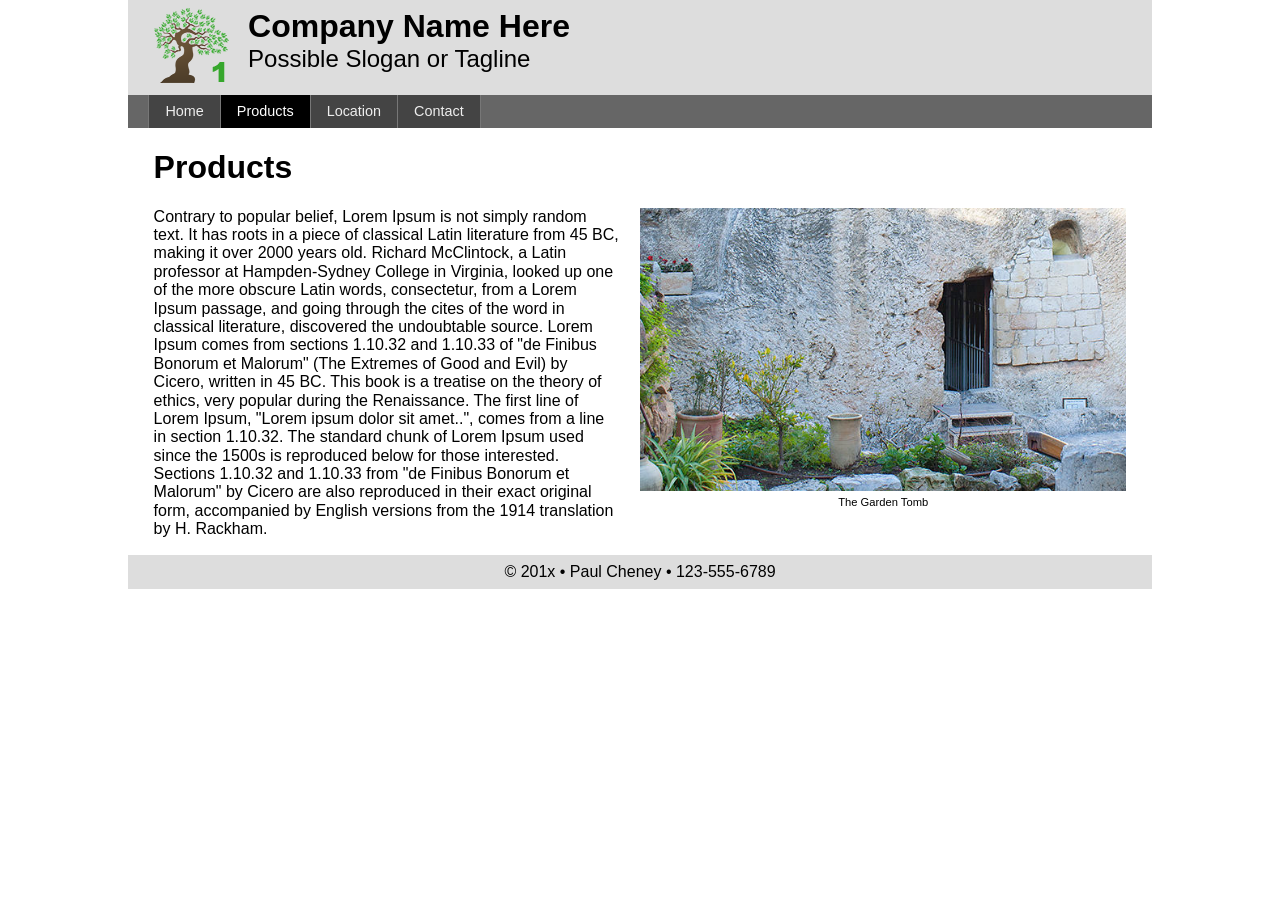
<file: start/index.html>
<!doctype html>
<html lang="en">
<head>
<meta charset="utf-8">
<meta name="description" content="Fill Me In">
<meta name="author" content="John Doe">

<!-- This start file was build by Paul Cheney  -->
<title>HTML5 Start Site by Paul Cheney</title>

<!-- TELLS PHONES NOT TO LIE ABOUT THEIR WIDTH & stops the font from enlarging when a phone is turned sideways-->
<meta name="viewport" content="width=device-width, initial-scale=1, maximum-scale=1">




<!-- STYLE SHEETS -->
<link href="css/normalize.css" rel="stylesheet">
<!-- phone-default -->
<link href="css/small.css" rel="stylesheet">
<!-- enhance-tablet -->
<link href="css/medium.css" rel="stylesheet">
<!-- enhance-desktop -->
<link href="css/large.css" rel="stylesheet">


     
</head>
<body>
<!-- HEADER HERE -->
	<header class="clearfix">
        <figure class="logo">
          <img src="images/logo0.png" alt="logo" srcset="images/logo1.png 1x, images/logo2.png 2x, images/logo3.png 3x">  
        </figure>
        <h1>Company Name Here</h1>
        <h2>Possible Slogan or Tagline</h2>
    </header>
    
    
<!-- NAVIGATION HERE -->
    <nav class="clearfix">
        <ul >
            <li><a href="#">Home</a></li>
            <li class="active"><a href="#">Products</a></li>
            <li><a href="#">Location</a></li>
            <li><a href="#">Contact</a></li>    
        </ul>
    </nav>
    
    
<!-- CONTENT HERE -->
    <main>
        <h1>Products</h1>   
        <figure class="myphoto">
            <img src="images/gardenTomb.jpg" alt="/tomb">
        <figcaption>The Garden Tomb</figcaption>
        </figure>
        <p>Contrary to popular belief, Lorem Ipsum is not simply random text. It has roots in a piece of classical Latin literature from 45 BC, making it over 2000 years old. Richard McClintock, a Latin professor at Hampden-Sydney College in Virginia, looked up one of the more obscure Latin words, consectetur, from a Lorem Ipsum passage, and going through the cites of the word in classical literature, discovered the undoubtable source. Lorem Ipsum comes from sections 1.10.32 and 1.10.33 of "de Finibus Bonorum et Malorum" (The Extremes of Good and Evil) by Cicero, written in 45 BC. This book is a treatise on the theory of ethics, very popular during the Renaissance. The first line of Lorem Ipsum, "Lorem ipsum dolor sit amet..", comes from a line in section 1.10.32.

            The standard chunk of Lorem Ipsum used since the 1500s is reproduced below for those interested. Sections 1.10.32 and 1.10.33 from "de Finibus Bonorum et Malorum" by Cicero are also reproduced in their exact original form, accompanied by English versions from the 1914 translation by H. Rackham. </p>
        
    </main>
    
<!-- FOOTER HERE -->   
    <footer>
        &copy; 201x &bull; Paul Cheney &bull; 123-555-6789
    </footer>

</body>
</html>
</file>
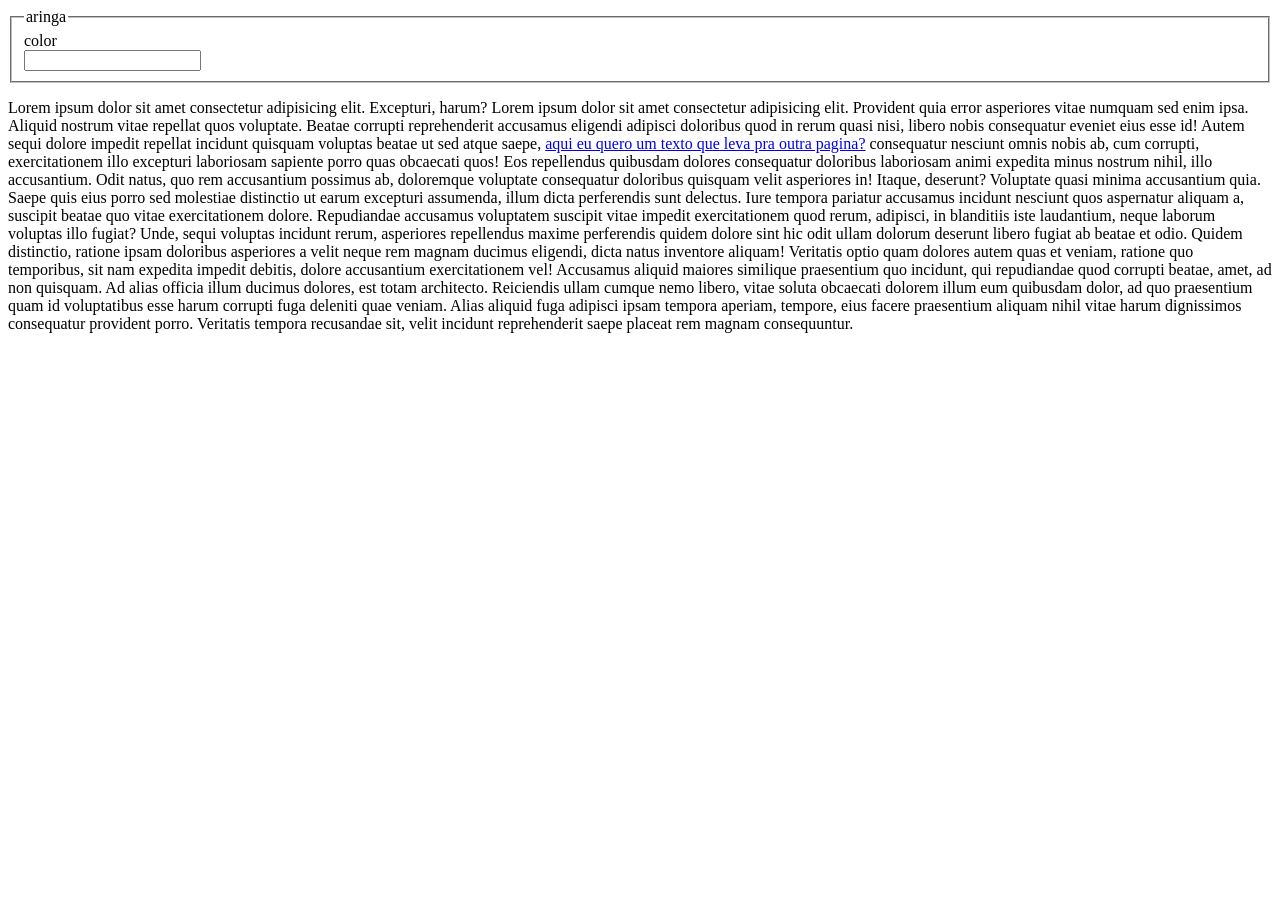
<file: htmltest.html>
<!DOCTYPE html>
<html lang="en">
<head>
    <meta charset="UTF-8">
    <meta http-equiv="X-UA-Compatible" content="IE=edge">
    <meta name="viewport" content="width=device-width, initial-scale=1.0">
    <title>Document</title>
</head>
<body>
    <fieldset>
        <legend>aringa</legend>
        <div>
            <label>color</label>
        </div>
        <div>
            <input list="color-list" type="text">
            <datalist id="color-list">
                <option value="orange"></option>
                <option value="green"></option>
                <option value="gray"></option>
                <option value="purple"></option>
                <option value="blue"></option>
                <option value="black"></option>
                <option value="white"></option>
                <option value="yellow"></option>
            </datalist>    
        </div>
    </fieldset>
        <!--aqui eu so escrevi lorem e depois coloca o numero de palavras automaticas voce quer.  -->
    <p>Lorem ipsum dolor sit amet consectetur adipisicing elit. Excepturi, harum? Lorem ipsum dolor sit amet consectetur adipisicing elit. Provident quia error asperiores vitae numquam sed enim ipsa. Aliquid nostrum vitae repellat quos voluptate. Beatae corrupti reprehenderit accusamus eligendi adipisci doloribus quod in rerum quasi nisi, libero nobis consequatur eveniet eius esse id! Autem sequi dolore impedit repellat incidunt quisquam voluptas beatae ut sed atque saepe, <a href="uriburi.html">aqui eu quero um texto que leva pra outra pagina?</a> consequatur nesciunt omnis nobis ab, cum corrupti, exercitationem illo excepturi laboriosam sapiente porro quas obcaecati quos! Eos repellendus quibusdam dolores consequatur doloribus laboriosam animi expedita minus nostrum nihil, illo accusantium. Odit natus, quo rem accusantium possimus ab, doloremque voluptate consequatur doloribus quisquam velit asperiores in! Itaque, deserunt? Voluptate quasi minima accusantium quia. Saepe quis eius porro sed molestiae distinctio ut earum excepturi assumenda, illum dicta perferendis sunt delectus. Iure tempora pariatur accusamus incidunt nesciunt quos aspernatur aliquam a, suscipit beatae quo vitae exercitationem dolore. Repudiandae accusamus voluptatem suscipit vitae impedit exercitationem quod rerum, adipisci, in blanditiis iste laudantium, neque laborum voluptas illo fugiat? Unde, sequi voluptas incidunt rerum, asperiores repellendus maxime perferendis quidem dolore sint hic odit ullam dolorum deserunt libero fugiat ab beatae et odio. Quidem distinctio, ratione ipsam doloribus asperiores a velit neque rem magnam ducimus eligendi, dicta natus inventore aliquam! Veritatis optio quam dolores autem quas et veniam, ratione quo temporibus, sit nam expedita impedit debitis, dolore accusantium exercitationem vel! Accusamus aliquid maiores similique praesentium quo incidunt, qui repudiandae quod corrupti beatae, amet, ad non quisquam. Ad alias officia illum ducimus dolores, est totam architecto. Reiciendis ullam cumque nemo libero, vitae soluta obcaecati dolorem illum eum quibusdam dolor, ad quo praesentium quam id voluptatibus esse harum corrupti fuga deleniti quae veniam. Alias aliquid fuga adipisci ipsam tempora aperiam, tempore, eius facere praesentium aliquam nihil vitae harum dignissimos consequatur provident porro. Veritatis tempora recusandae sit, velit incidunt reprehenderit saepe placeat rem magnam consequuntur.</p>
</body>
</html>
</file>
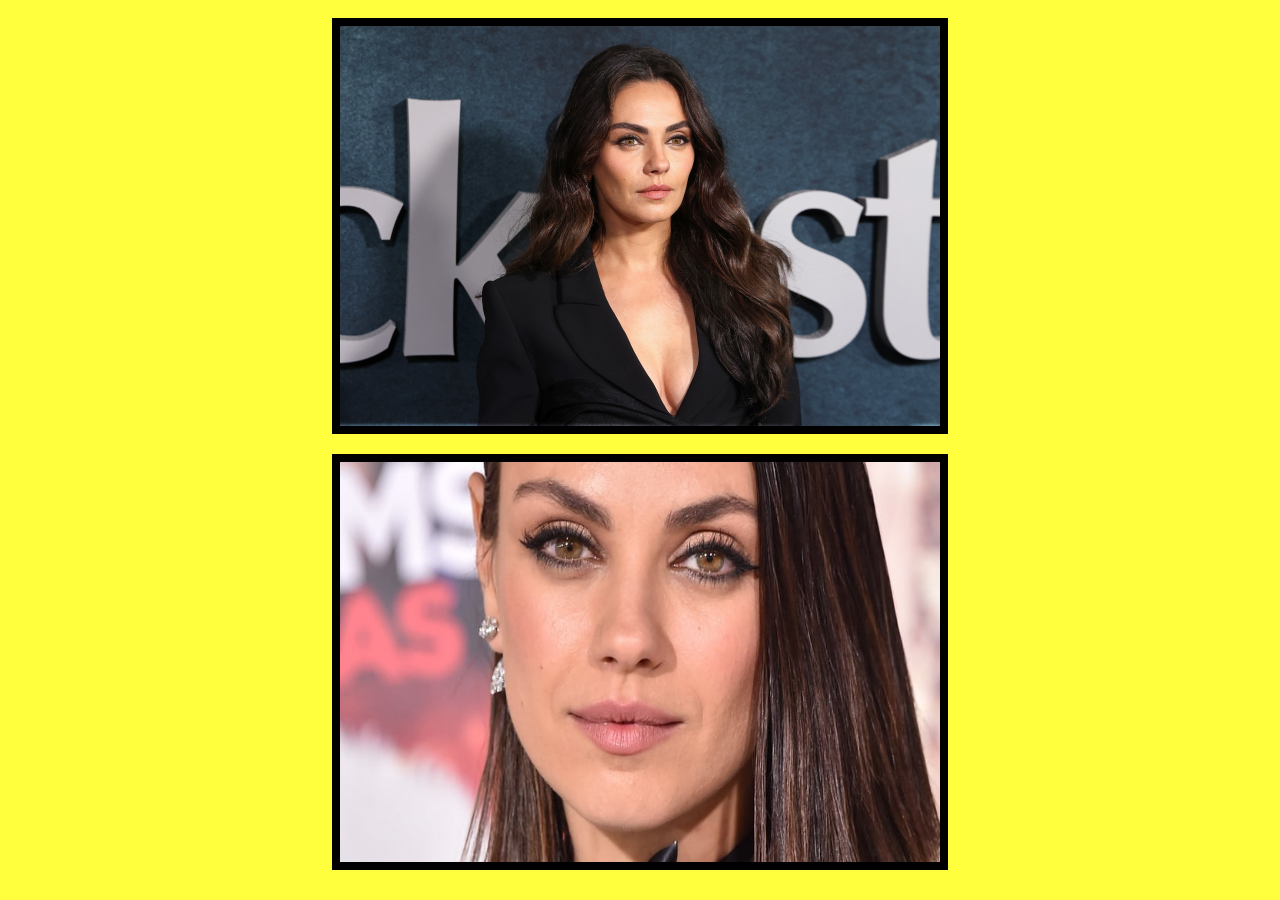
<file: css-examples/background-color.html>
<!DOCTYPE html>
<html lang="en">
<head>
    <meta charset="UTF-8">
    <meta http-equiv="X-UA-Compatible" content="IE=edge">
    <meta name="viewport" content="width=device-width, initial-scale=1.0">
    <title>Document</title>
    <style>
        html{
            /*background-color:green;*/
            /*background-color: #111;*/
            /*background-color: rgba(255, 0, 0, 0.3);*/
            /* RGBA color values are an extension of RGB color values with an alpha channel - which specifies the opacity for a color.
            An RGBA color value is specified with: rgba(red, green, blue, alpha). The alpha parameter is a number between 0.0 (fully transparent) and 1.0 (fully opaque). */
            background-color: rgb(255, 255, 61);
            

        }
        
        div{
            display:flex;
            align-items:center;
            flex-direction: column;
            
            
        }
        
        .photo{
            
            border: 8px solid black;
            height: 400px;  
            width: 600px;
            margin: 10px;
            
        }

    </style>
</head>
<body>
    <div>
        <img src="mila2.jpg" class="photo" alt="Mila">
        <img src="mila.jpg" class ="photo"alt="mila">
    </div>
</body>
</html>

<!--  Attributes can vary: from a simple color name, over its HEX value, to the RGB (even HSL).

RGBA is interesting here because instead of just setting a color, you can also set the opacity. Seeing that 0.5? That means that transparency will be 50%. -->
</file>
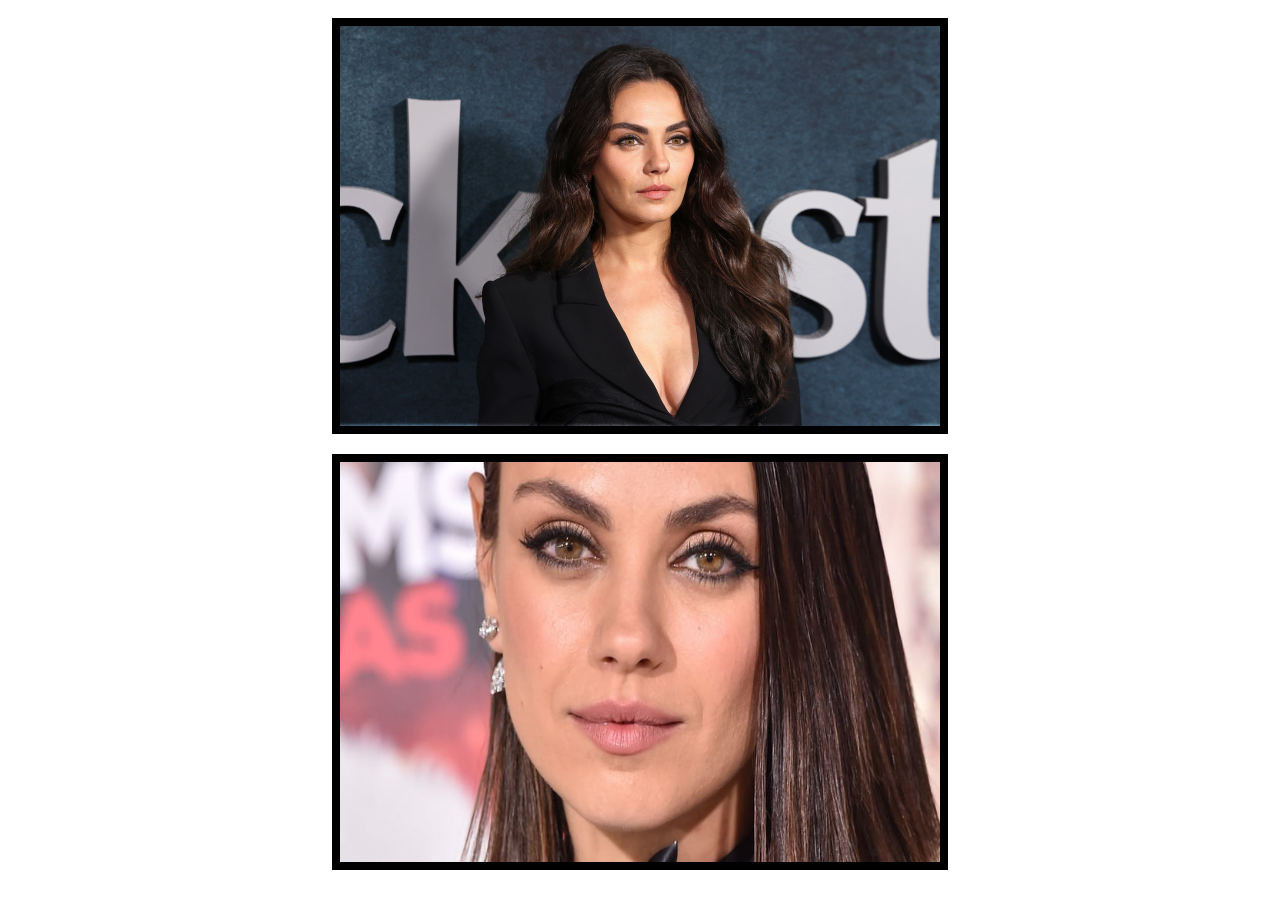
<file: css-examples/centering-elements.html>
<!DOCTYPE html>
<html lang="en">
<head>
    <meta charset="UTF-8">
    <meta http-equiv="X-UA-Compatible" content="IE=edge">
    <meta name="viewport" content="width=device-width, initial-scale=1.0">
    <title>Mila</title>
    <style>
        div{
            display:flex;
            justify-content:space-between;
            align-items:center;
            flex-direction: column;
            
            
        }
        
        .photo{
            
            border: 8px solid black;
            height: 400px;  
            width: 600px;
            margin: 10px;
            
        }

    </style>
</head>
<body>
    <div>
        <img src="mila2.jpg" class="photo" alt="Mila">
        <img src="mila.jpg" class ="photo"alt="mila">
    </div>
</body>
</html>

<!--display: flex; will align your child elements one next to each other in a horizontal row. Tip: you can add flex-direction: column; to change it to a vertical row. 
flex-direction determines your main axis. Default value is row.

justify-content: center; will align the items on your main axis. That means the item will be horizontally centered for our code snippet.

align-items controls your cross axis, i.e. your elements are vertically centered.

You can pass many attributes here, but I'll mention only one: justify-content: space-between;. This will distribute the elements across the row without any margins at the beginning or end.-->
</file>
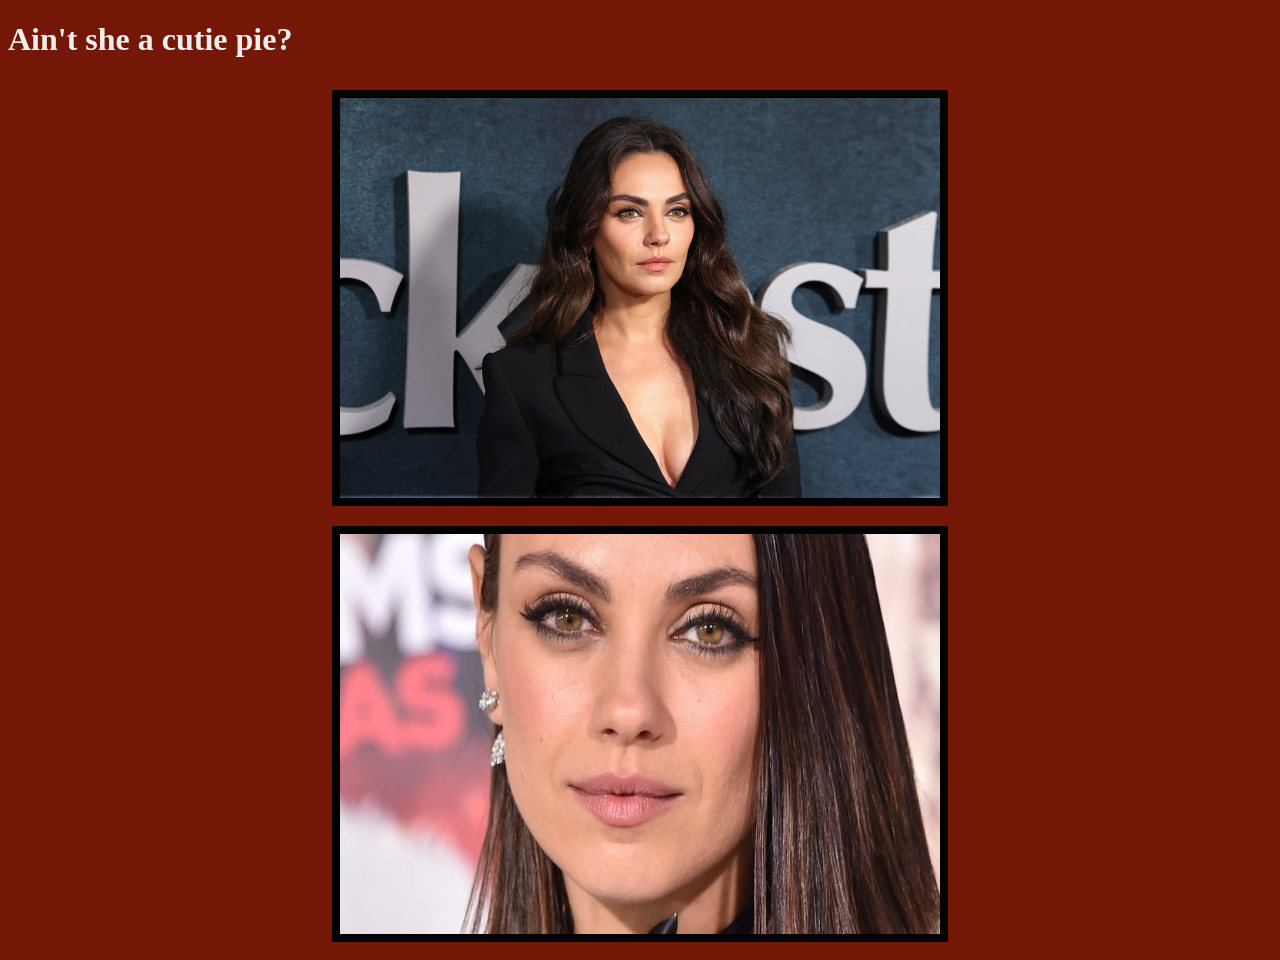
<file: css-examples/color.html>
<!DOCTYPE html>
<html lang="en">
<head>
    <meta charset="UTF-8">
    <meta http-equiv="X-UA-Compatible" content="IE=edge">
    <meta name="viewport" content="width=device-width, initial-scale=1.0">
    <title>Document</title>
    <style>
        
        h1{
            /*color:green;*/
            /*color: #111;*/
            /*background-color: rgba(255, 0, 0, 0.3);*/
            /* RGBA color values are an extension of RGB color values with an alpha channel - which specifies the opacity for a color.
            An RGBA color value is specified with: rgba(red, green, blue, alpha). The alpha parameter is a number between 0.0 (fully transparent) and 1.0 (fully opaque). */
            color: rgb(238, 238, 236);
            

        }
        
        div{
            display:flex;
            align-items:center;
            flex-direction: column;
            
            
        }
        html {
            background-color: rgb(116, 23, 7);
        }
        .photo{
            
            border: 8px solid black;
            height: 400px;  
            width: 600px;
            margin: 10px;
            
        }

    </style>
</head>
<body>
    <h1>Ain't she a cutie pie?</h1>
    <div>
        <img src="mila2.jpg" class="photo" alt="Mila">
        <img src="mila.jpg" class ="photo"alt="mila">
    </div>
</body>
</html>

<!-- color is similar to background-color; the only difference is that it influences the text's color. Everything else is the same, transparency included. -->
</file>
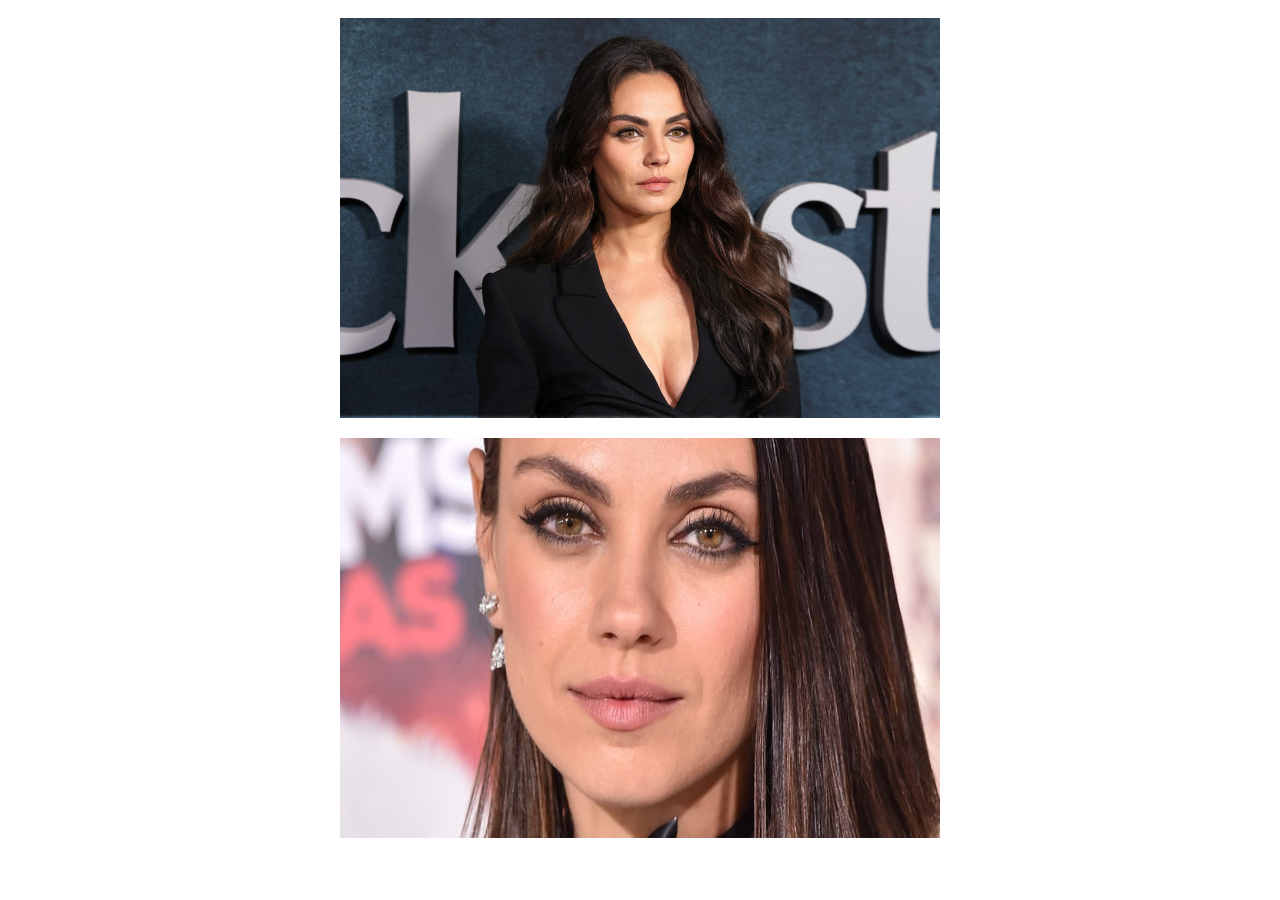
<file: css-examples/cursor-pointer.html>
<!DOCTYPE html>
<html lang="en">
<head>
    <meta charset="UTF-8">
    <meta http-equiv="X-UA-Compatible" content="IE=edge">
    <meta name="viewport" content="width=device-width, initial-scale=1.0">
    <title>Document</title>
    <style>
        div{
            display:flex;
            justify-content:space-between;
            align-items:center;
            flex-direction: column;
            
            
            
        }
        
        .photo{
            
        
            height: 400px;  
            width: 600px;
            margin: 10px;
            cursor: pointer;
            
        }

    </style>
</head>
<body>
    <div>
        <img src="mila2.jpg" class="photo" alt="Mila">
        <img src="mila.jpg" class ="photo"alt="mila">
    </div>
</body>
</html>
</file>
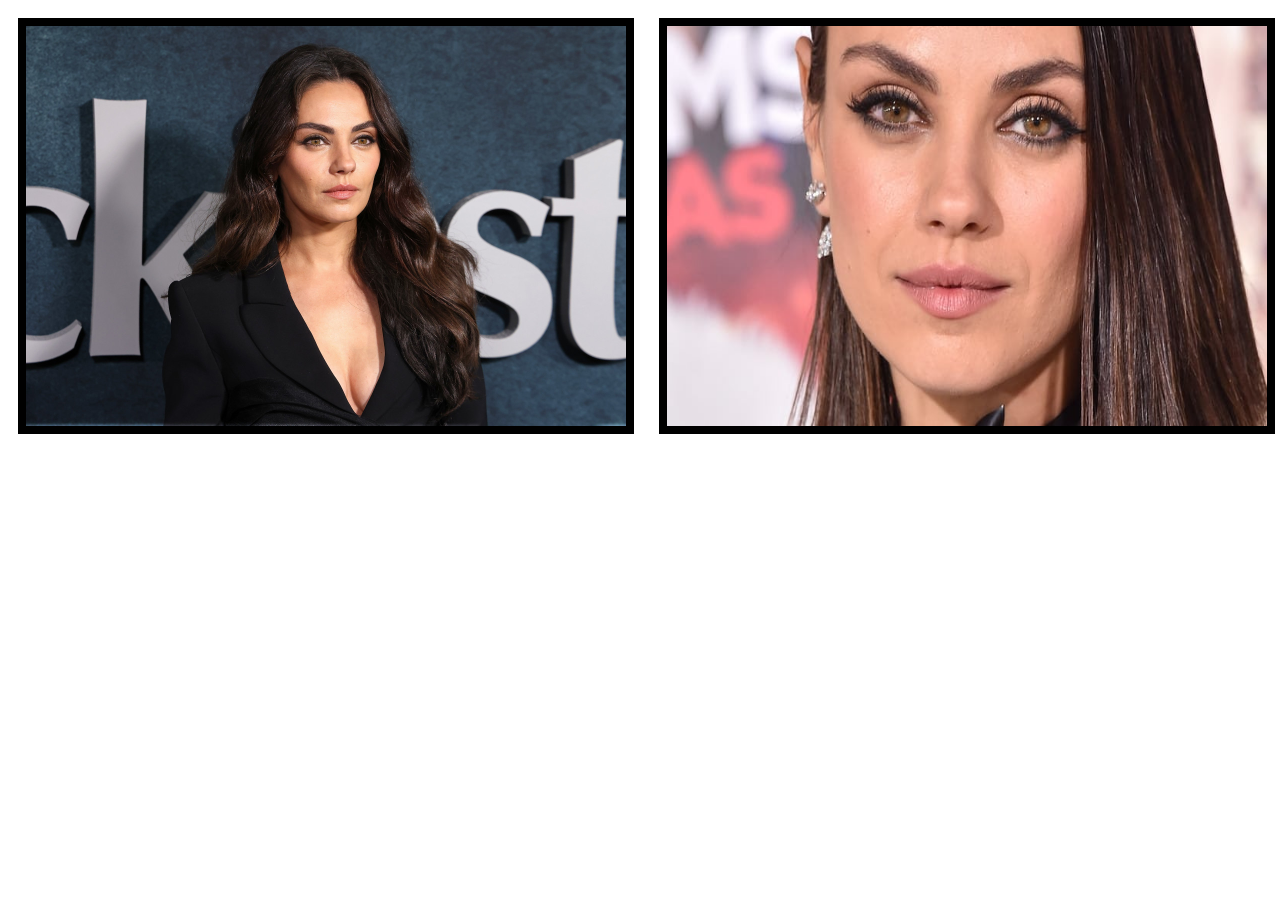
<file: css-examples/margin.html>
<!DOCTYPE html>
<html lang="en">
<head>
    <meta charset="UTF-8">
    <meta http-equiv="X-UA-Compatible" content="IE=edge">
    <meta name="viewport" content="width=device-width, initial-scale=1.0">
    <title>Document</title>
    <style>
        div{
            display:flex;
            justify-content:space-between;
            align-items:center;
            
            
            
        }
        
        .photo{
            
            border: 8px solid black;
            height: 400px;  
            width: 600px;
            margin:10px 15px 13px 10px
            /* shortcut
        .photo{
            margin: 16px 12px;*/
        }
        

    </style>
</head>
<body>
    <div>
        <img src="mila2.jpg" class="photo" alt="Mila">
        <img src="mila.jpg" class ="photo"alt="mila">
    </div>
</body>
</html>

<!-- You can directly connect properties with sides by doing margin-top, margin-right, etc., or cover everything with a single margin property:
   If you omit bottom, it will inherit top (check out our example)! If you omit left, it will inherit right.-->
</file>
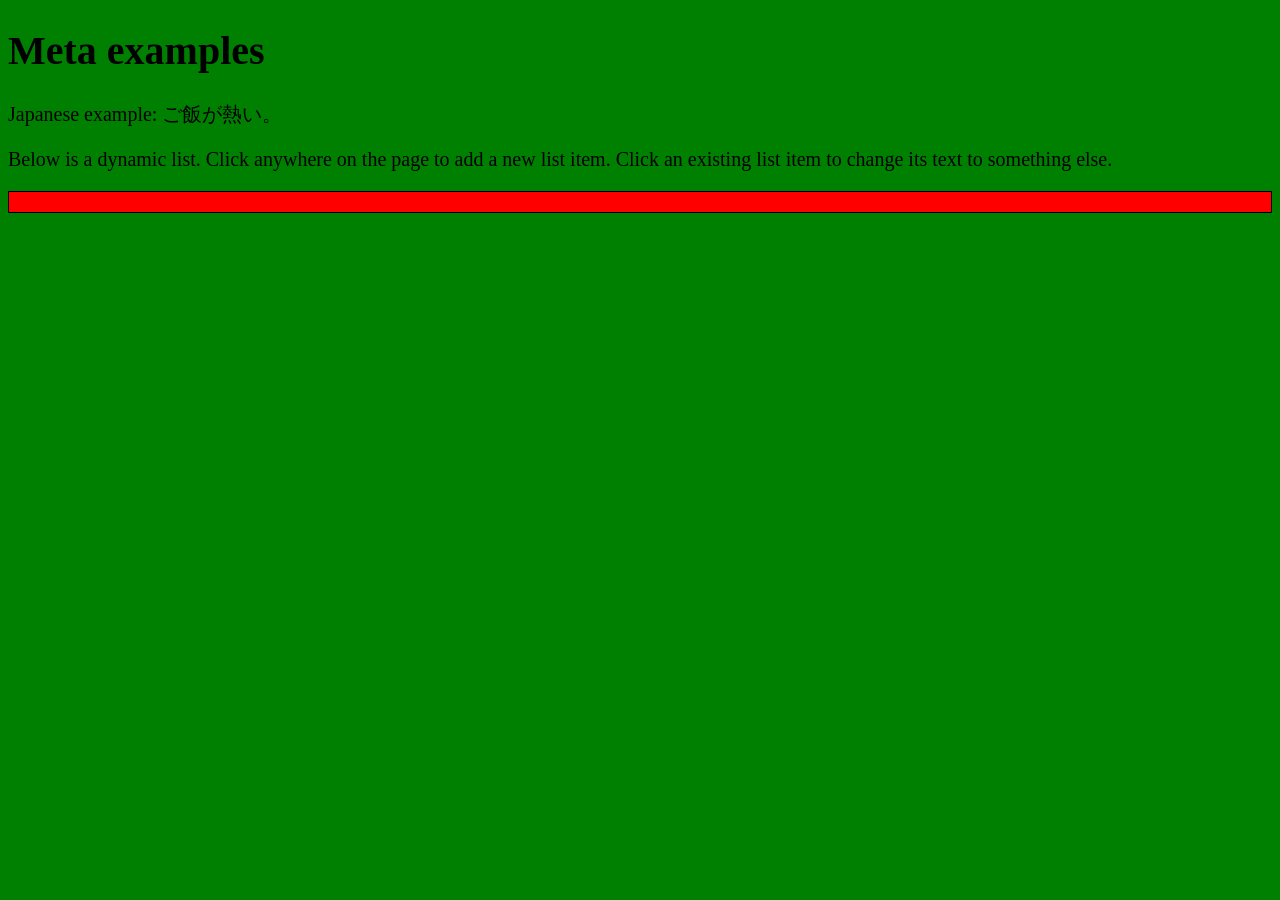
<file: css-examples/meta-example.html>
<!DOCTYPE html>
<html lang="en-US">
  <head>
    <meta charset="utf-8">
    <meta name="viewport" content="width=device-width">
    <title>Meta examples</title>
    
    <meta name="author" content="Chris Mills">
    <meta name="description" content="This is an example page to demonstrate usage of metadata on web pages.">

    <meta property="og:image" content=meta-example.js
    meta-example.css
    meta-example.html"https://developer.cdn.mozilla.net/static/img/opengraph-logo.dc4e08e2f6af.png">
    <meta property="og:description" content="This is an example page to demonstrate usage of metadata on web pages.">
    <meta property="og:title" content="Metadata; The HTML &lt;head&gt;, on MDN">
    <link type="text/css" rel="stylesheet" href="meta-example.css">
    <link rel="Shortcut Icon" href="favicon.ico" type="image/x-icon">
    
  </head>
  <body>
    <h1>Meta examples</h1>

    <p>Japanese example: ご飯が熱い。</p>
    <script src="meta-example.js"></script>
  </body>
 
</html>
</file>
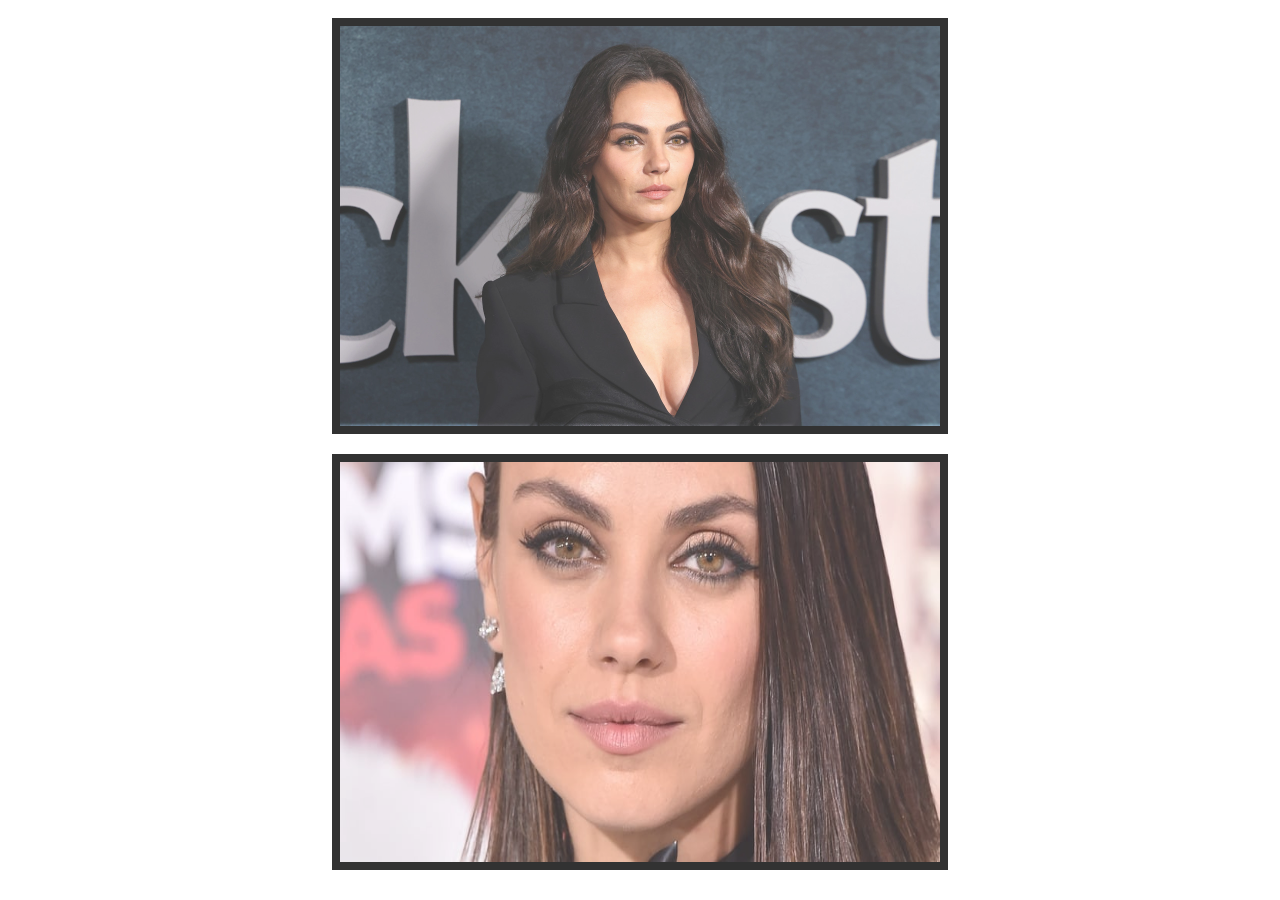
<file: css-examples/opacity.html>
<!DOCTYPE html>
<html lang="en">
<head>
    <meta charset="UTF-8">
    <meta http-equiv="X-UA-Compatible" content="IE=edge">
    <meta name="viewport" content="width=device-width, initial-scale=1.0">
    <title>Document</title>
    <style>
        div{
            display:flex;
            justify-content:space-between;
            align-items:center;
            flex-direction: column;
            /*opacity: 0.1;  10% visibility */
            opacity: 0.8;  /*80% visibility*/
            
            
        }
        
        .photo{
            
            border: 8px solid black;
            height: 400px;  
            width: 600px;
            margin: 10px;
            cursor: pointer;
            
        }

    </style>
</head>
<body>
    <div>
        <img src="mila2.jpg" class="photo" alt="Mila">
        <img src="mila.jpg" class ="photo"alt="mila">
    </div>
</body>
</html>

<!-- we can make anything transparent!
    This is useful for disabled states or interesting effects.
-->
</file>
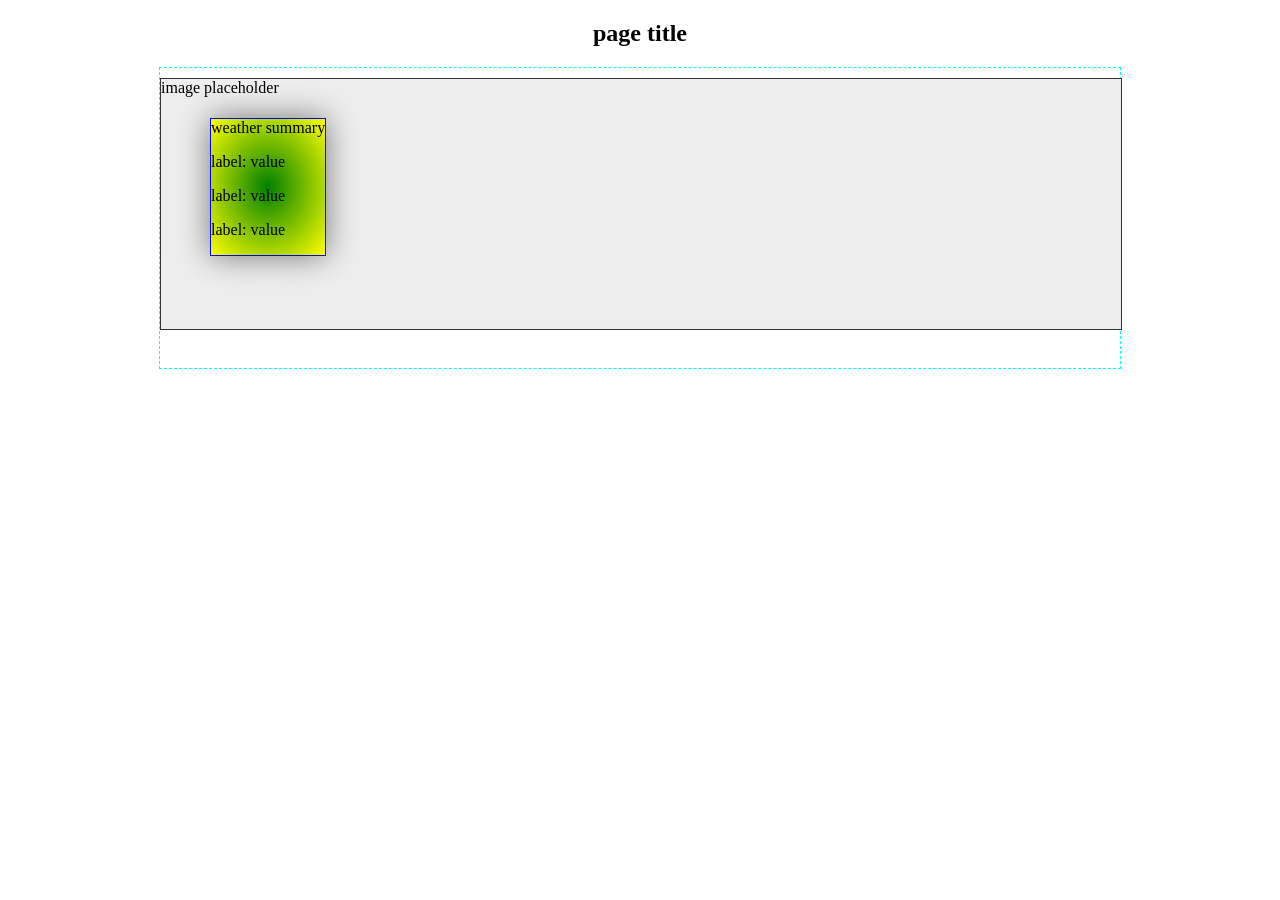
<file: css-examples/overlay-example.html>
<!DOCTYPE html>
<html lang="en">
<head>
    <meta charset="UTF-8">
    <meta http-equiv="X-UA-Compatible" content="IE=edge">
    <meta name="viewport" content="width=device-width, initial-scale=1.0">
    <title>Document</title>
    <link rel="stylesheet" href="overlay-example.css">
</head>
<body>
    <main>
        <h2>page title</h2>
        <div class="herodiv">
            <div class="hero-ph">image placeholder</div>
            <section class= "mila" 
                <h3> weather summary</h3>
                <p> label: value</p>
                <p> label: value</p>
                <p> label: value</p>
            </section>
        </div>
    </main>
</body>
</html>
</file>
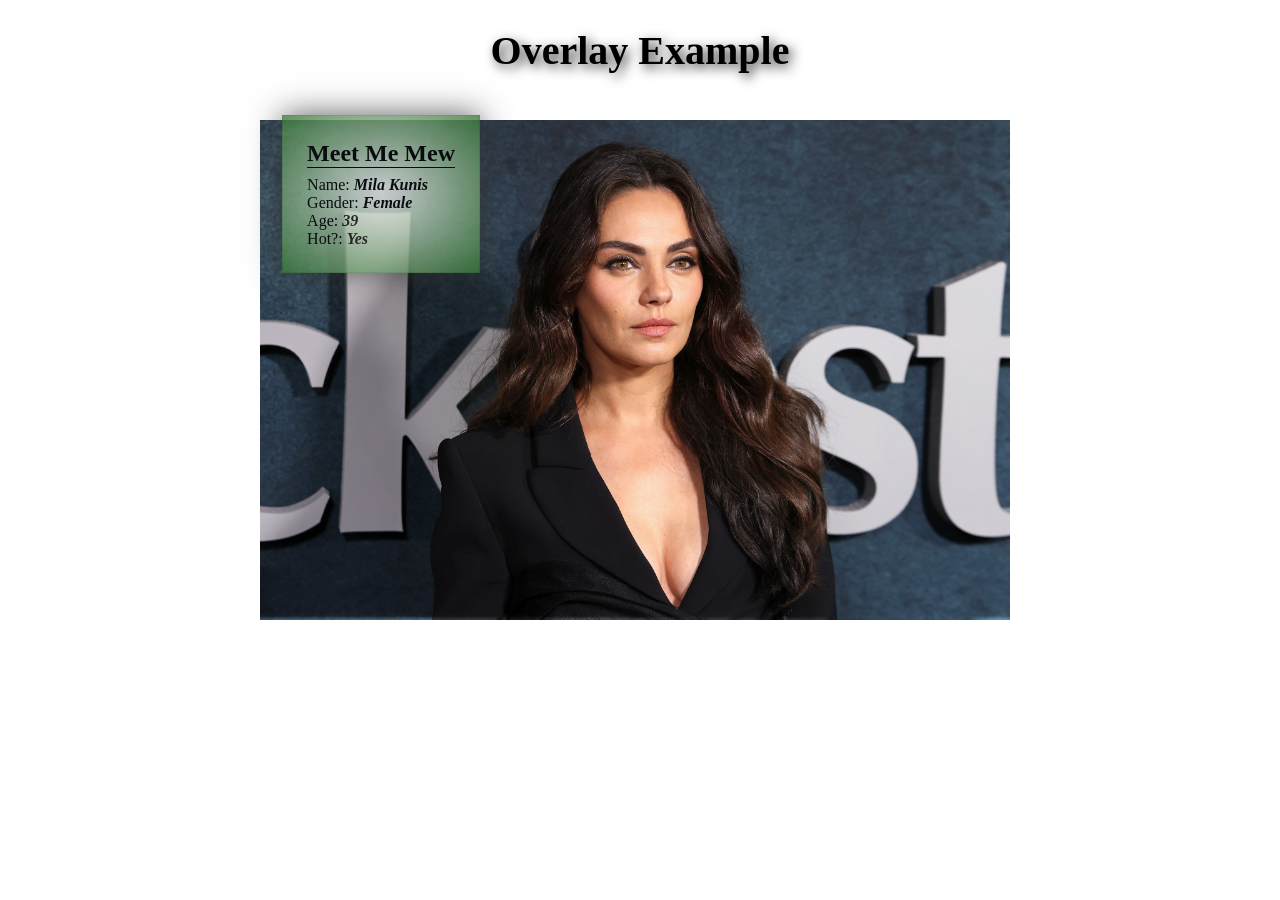
<file: css-examples/overlay-pic.html>
<!DOCTYPE html>
<html lang="en">
<head>
    <meta charset="UTF-8">
    <meta http-equiv="X-UA-Compatible" content="IE=edge">
    <meta name="viewport" content="width=device-width, initial-scale=1.0">
    <title>Document</title>
    <style>
        main {
	max-width: 820px;
	margin: 0 auto;
}
h1 {
	text-align:center;
	font-size: 2.5rem;
	text-shadow: .25rem .25rem .75rem #333;
	margin-bottom: 1rem;
}

.herodiv {
	margin: 10px auto;
	position: relative;
}

h2 {
	margin: 0 0 .5rem;
	border-bottom: 1px solid #000;
}

p {
	margin: 0;
}

.stats {
	position: absolute;
	top: 25px;
	right: 570px;
	background: radial-gradient(#eee, #3a7a3a);
	border: 1px solid rgba(0,0,0,.1);
	padding: 1.5rem;
	box-shadow: 0 0 30px #333;
	opacity: 0.8;
}

.stats span {
	font-style: italic;
	font-weight: 700;
}

img {  
    height: 500px;
    margin:30px
}
    </style>
</head>
<body>
    <main>
        <h1>Overlay Example</h1>
        <div class="herodiv">
            <picture>
                <img src="mila2.jpg" alt="hero image">
            </picture>
            <section class="stats">
                <h2>Meet Me Mew</h2>
                <p>Name: <span id="name">Mila Kunis</span></p>
                <p>Gender: <span id="gender">Female</span></p>
                <p>Age: <span id="age">39</span></p>
                <p>Hot?: <span id="shots">Yes</span></p>
            </section>
        </div>
    </main>
</body>
</html>
</file>
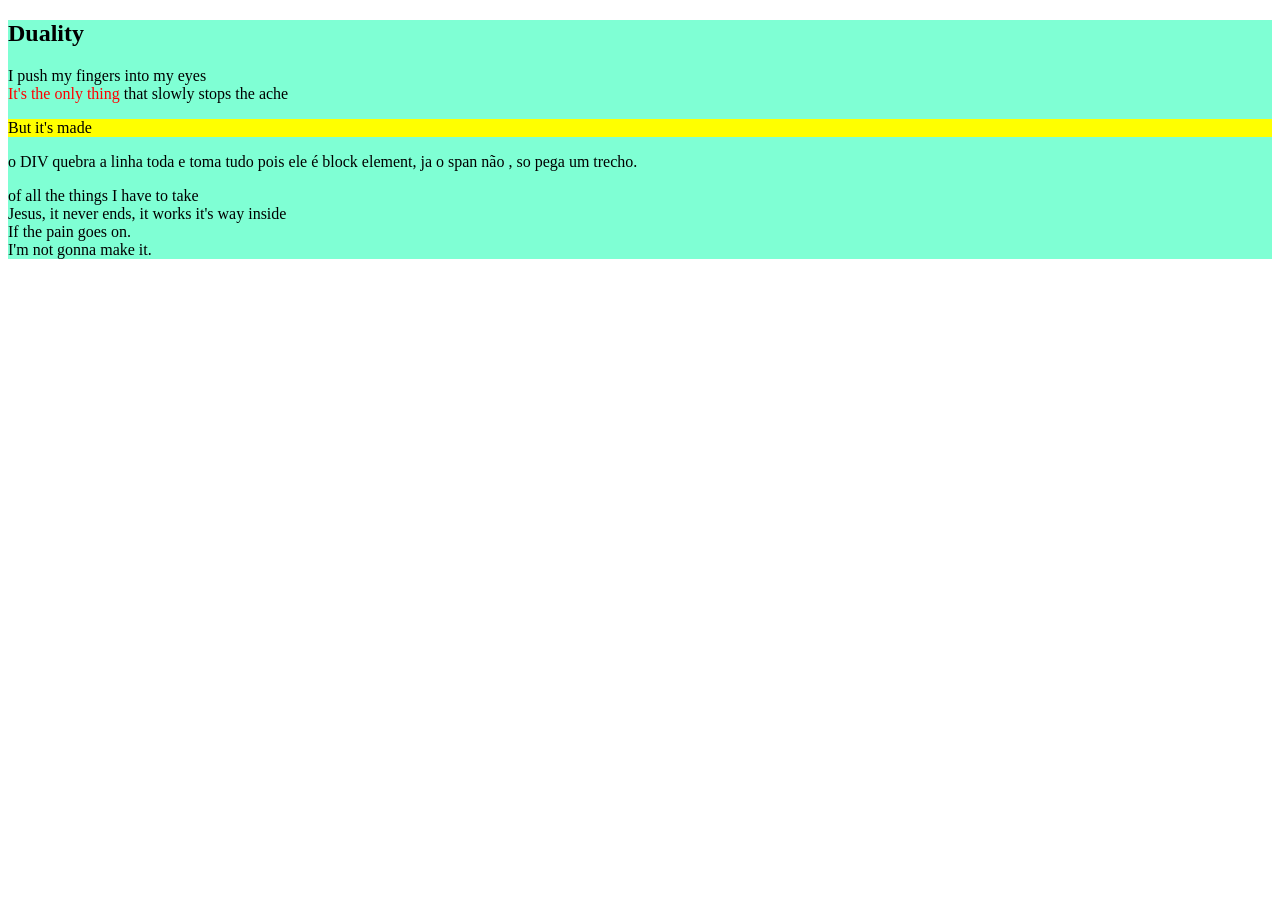
<file: css-examples/sections-divs-spans.html>
<!DOCTYPE html>
<style>
.song{
    background-color: aquamarine;
}
.highlight{
    color:red;
}
.div-highlight{
    background-color: yellow;
}
</style> 
<div class="song">
    <h2>Duality</h2>
<p>I push my fingers into my eyes<br>
    <span class="highlight">It's the only thing</span> that slowly stops the ache<br>
    <div class="div-highlight">But it's made</div> <p>o DIV quebra a linha toda e toma tudo pois ele é block element, ja o span não , so pega um trecho.</p>of all the things I have to take <br>
    Jesus, it never ends, it works it's way inside<br>
    If the pain goes on.<br>I'm not gonna make it.
</p>
</div>
<!--Divs are generic blocks of code we want to control-->
<!--SECTION tags should always have headings(h1,...h6). if you don't want to use headings , replace your sections for divs. -->
<!--SPANS are used for small portions you want to control inside divs and sections. -->
</file>
<file: start/css/small.css>
/* Prevent adjustments of font size after orientation changes in IE on Windows Phone and in iOS.  */
html {-webkit-text-size-adjust: 100%; -ms-text-size-adjust: 100%;}

/*----------- apply a natural box layout model to all elements --------------*/
* { -moz-box-sizing: border-box; -webkit-box-sizing: border-box; box-sizing: border-box; }


/*----------- BODY --------------*/
body {
    font-size: 16px;
    font-family: Verdana, sans-serif;
}


/*----------- HEADER --------------*/
header {
    padding: .5rem 2%;
    background-color: #ddd;
}
header h1 {margin: 0;}
header h2 {margin: 0; font-weight: normal;}

header figure.logo{
    float:left;
    margin:0 2% 0 0;
}

/*----------- NAVIGATION --------------*/
nav {
    background-color: #666;
}
nav ul {
    list-style-type: none;
    padding: 0;
    margin: 0;
}
nav ul li {
    float: left;
    width: 25%;
}
nav ul li a {
    display: block;
    background-color: #444;
    color: #eee;
    border-left: 1px solid #777;
    padding: .5rem 0;
    text-decoration: none;
    font-size: .9rem;
    text-align: center;
}
nav ul li:first-child a {border-left: none;}

nav ul li a:hover {
    background-color: #eee;
    color: #333;
}
nav ul li.active a {
    background-color: #000;
    color: #fff;
}
/*----------- MAIN --------------*/
main {
    padding: 0 2%;
    min-height: 10rem;
}

main figure.myphoto{
    width:50%;
    margin:0 0 0 2%;
    float: right;

}

main figure.myphoto img {
    width: 100%;
}

main figure.myphoto figcaption {
    text-align: center;
    font-size: .7rem;
}

/*----------- FOOTER --------------*/
footer {
    background-color: #ddd;
    padding: .5rem 2%;
    text-align: center;
}



/*----- Clearfix: Force an Element not to collapse -----*/
.clearfix:after {
  content: "";
  display: table;
  clear: both;
}
</file>
<file: start/css/medium.css>
/* 35em is also 560px (if basefont is 16px) */
@media only screen and (min-width: 35rem) {


/*----------- BODY --------------*/



/*----------- HEADER --------------*/



/*----------- NAVIGATION --------------*/
    nav ul {margin-left: 2%;}
    nav ul li {width: auto;}
    nav ul li:first-child a {border-left: 1px solid #777;}
    nav ul li:last-child a {border-right: 1px solid #777;}
    nav ul li a{padding: .5rem 1rem;}


/*----------- MAIN --------------*/



/*----------- FOOTER --------------*/
    
} /* end of media query */
</file>
<file: start/css/large.css>
/* 64em is also 1028px (if basefont is 16px) */
@media only screen and (min-width: 64rem) {

    header, nav, main, footer {
        max-width: 64rem;
        margin:auto;
    }

/*----------- BODY --------------*/



/*----------- HEADER --------------*/



/*----------- NAVIGATION --------------*/



/*----------- MAIN --------------*/



/*----------- FOOTER --------------*/
    
} /* end of media query */
</file>
<file: css-examples/meta-example.css>
html {
    background-color: green;
    font-size: 20px;
  }
  
  ul {
    background: red;
    padding: 10px;
    border: 1px solid black;
  }
  
  li {
    margin-left: 20px;
  }
</file>
<file: css-examples/overlay-example.css>
h2 {
    text-align: center;
}


.hero-ph {
    margin: 10px auto;
    background-color: #eee;
    border: 1px solid #333;
    width: 100%;
    height:250px; 
}

.herodiv {
    position:relative;
    border: 1px dashed cyan ;
    margin: 10px auto;
    width: 960px;
    height:300px; 

}

.mila {
    position:absolute;
    top:50px;
    left:50px;
    background:radial-gradient(green,yellow);
    border:1px solid blue;
    padding:.5erm;
    box-shadow: 0 0 30px #777;
}
</file>
